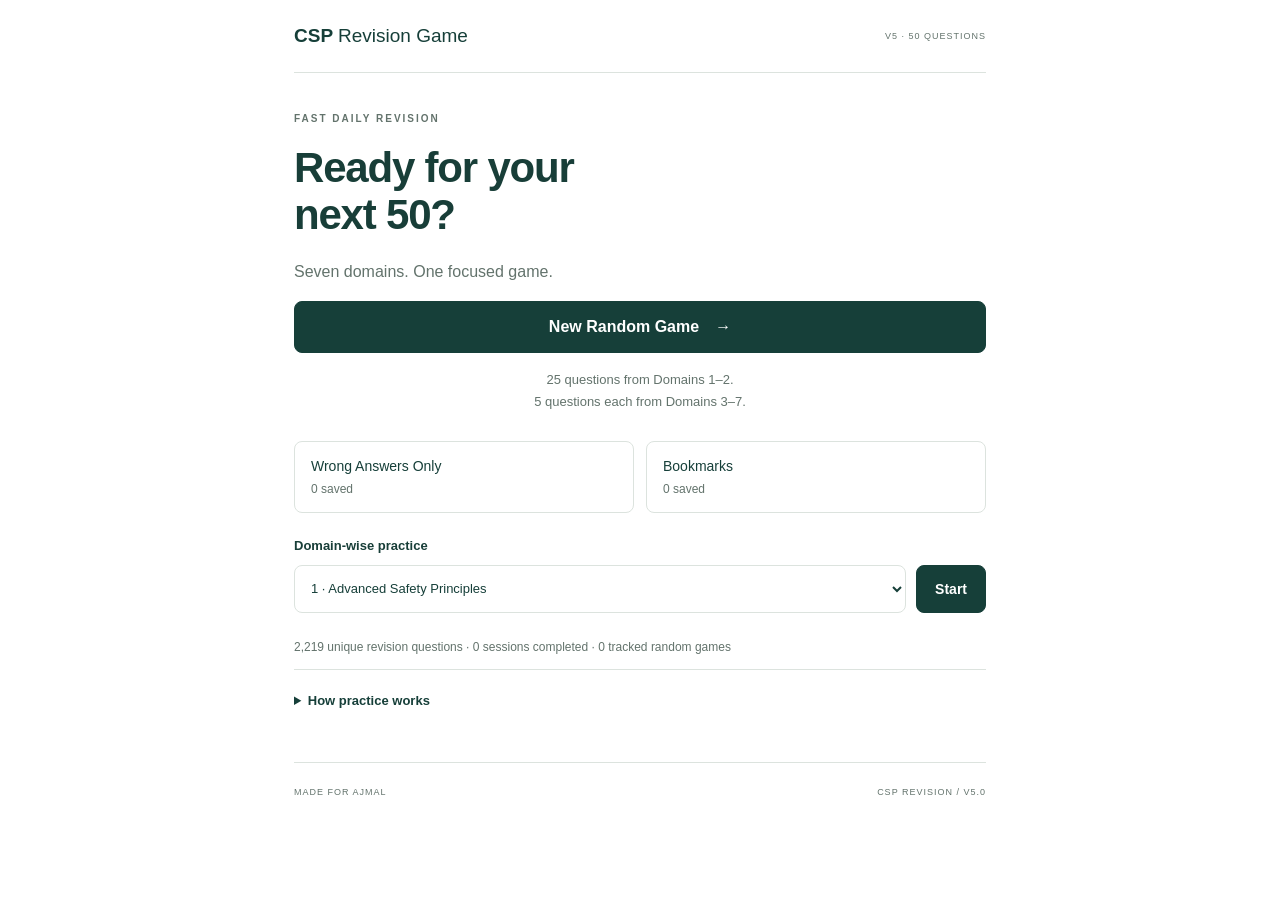
<file: index.html>
<!doctype html><html lang="en"><head><meta charset="utf-8"><meta name="viewport" content="width=device-width,initial-scale=1"><meta name="theme-color" content="#163f39"><meta name="description" content="50-question CSP revision games from Ajmal's Domain 1–7 source PDFs."><title>CSP Revision Game</title><link rel="manifest" href="./manifest.webmanifest"><link rel="icon" type="image/svg+xml" href="./favicon.svg"><link rel="apple-touch-icon" href="./icon-192.png"><link rel="stylesheet" href="./style.css"><script defer src="./questions.js"></script><script defer src="./engine.js"></script><script defer src="./app.js"></script></head><body><div class="shell">
<header><a class="brand" href="./">CSP <span>Revision Game</span></a><span class="version">V5 · 50 QUESTIONS</span></header><main>
<section id="home"><p class="eyebrow">FAST DAILY REVISION</p><h1>Ready for your<br>next 50?</h1><p class="muted">Seven domains. One focused game.</p><button id="resume" class="primary wide" hidden>Resume unfinished game</button><button id="newGame" class="primary wide">New Random Game <span>→</span></button><p class="mix-note">25 questions from Domains 1–2.<br>5 questions each from Domains 3–7.</p><div class="practice-grid"><button id="wrongOnly" class="secondary">Wrong Answers Only <span id="wrongCount">0 saved</span></button><button id="favorites" class="secondary">Bookmarks <span id="bookmarkCount">0 saved</span></button></div><div class="domain-practice"><label for="domain">Domain-wise practice</label><div class="domain-row"><select id="domain" aria-label="Choose domain"><option value="1">1 · Advanced Safety Principles</option><option value="2">2 · Program Management</option><option value="3">3 · Risk Management</option><option value="4">4 · Emergency Management</option><option value="5">5 · Environmental Management</option><option value="6">6 · Occupational Health & Applied Science</option><option value="7">7 · Training</option></select><button id="domainStart" class="primary">Start</button></div></div><p id="message" class="message" role="status"></p><p id="databaseInfo" class="muted small"></p><details class="info"><summary>How practice works</summary><p>Each random game has 50 unique questions. Domains 1 and 2 split their 25 questions as 12/13 or 13/12. Domains 3–7 have five each. Questions are mixed so consecutive questions come from different domains.</p><p>Every new random game contains 15 Study Material questions (30%) and 35 Question Bank questions (70%). Unseen questions are prioritized across different source page ranges. Correct questions repeat only when their required domain/source pool runs out. Calculations and formula items are excluded.</p><p>Wrong questions from Game 1 may return from Game 5, at most four per round. Remaining wrong questions are spread across later games, with older batches first. If you miss a returning question again, its delay starts again. This delay applies to random games; saved-question practice remains available whenever you want.</p><p>Coverage tracking starts with V5. V4 did not record a full question history. Your existing bookmarks, wrong-answer list and unfinished game remain available; an unfinished V4 game keeps its original selection.</p><p>Wrong-answer and bookmark practice use up to 50 saved questions. If fewer are available, the session is shorter. Domain practice has 50 questions from the selected domain.</p><p>Answers and explanations follow your PDFs exactly; they have not been independently corrected. Incomplete items are flagged and held out. Your game, wrong answers and bookmarks are saved on this device.</p><a href="./QUALITY_REPORT.html" target="_blank" rel="noopener">Question checks & source exclusions ↗</a></details><button id="install" class="text-button" hidden>Install on your phone ↗</button></section>
<section id="play" hidden><div class="play-top"><button id="homeButton" class="text-button">← Home</button><span id="modeLabel" class="muted small"></span></div><div class="progress-row"><span id="questionNumber">Question 1/50</span><span id="progressText" class="muted small">0 answered</span></div><progress id="progress" max="50" value="0" aria-label="Game progress"></progress><h2 id="question"></h2><div id="choices" class="choices"></div><section id="feedback" class="feedback" hidden aria-live="polite"><div class="feedback-top"><strong id="verdict"></strong><span id="domainLabel"></span></div><p id="correctAnswer"></p><h3>Original source explanation</h3><div id="explanation"></div><div class="source"><p id="sourceText"></p><a id="sourceLink" target="_blank" rel="noopener">Open source PDF ↗</a></div><button id="bookmark" class="bookmark">☆ Bookmark this question</button></section><button id="next" class="primary wide" hidden>Next Question →</button><div id="reviewNavigation" class="review-navigation" hidden><button id="reviewPrev" class="secondary">← Previous</button><button id="reviewNext" class="primary">Next →</button></div><button id="reviewEnd" class="text-button" hidden>Back to results</button></section>
<section id="results" hidden><p class="eyebrow">SESSION COMPLETE</p><h1>Your results</h1><div class="final-score"><span id="finalScore"></span><small id="finalPercent"></small></div><p id="finalWrong" class="muted"></p><h3>Performance by Domain</h3><div class="table-wrap"><table><thead><tr><th>Domain</th><th>Correct</th><th>Wrong</th><th>Accuracy</th></tr></thead><tbody id="domainResults"></tbody></table></div><button id="reviewWrong" class="primary wide">Review Wrong Answers</button><button id="again" class="secondary wide">New Random Game</button><button id="resultsHome" class="text-button">← Home & practice modes</button></section>
<p id="storageWarning" class="message" hidden></p></main><footer>MADE FOR AJMAL <span>CSP REVISION / V5.0</span></footer></div></body></html>
</file>
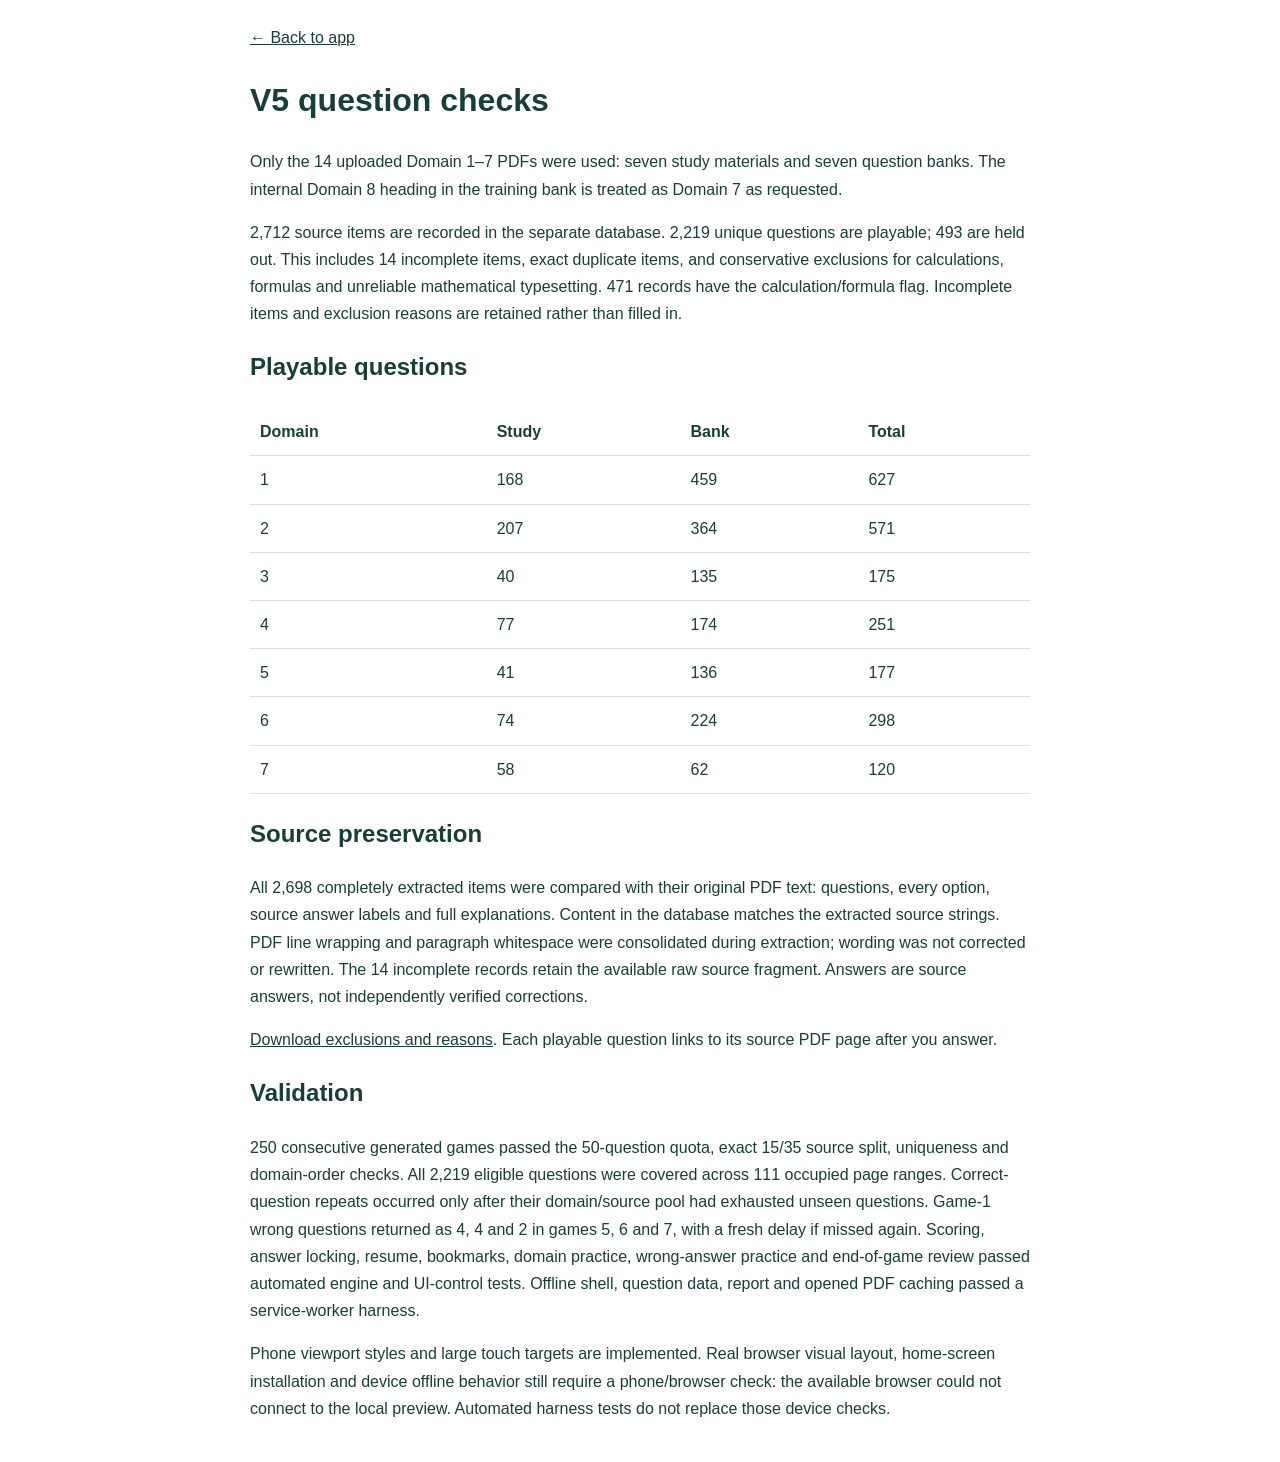
<file: QUALITY_REPORT.html>
<!doctype html><html lang="en"><meta charset="utf-8"><meta name="viewport" content="width=device-width,initial-scale=1"><title>CSP V5 question checks</title><style>body{font:16px/1.7 Arial,sans-serif;max-width:780px;margin:auto;padding:24px;color:#183e38}table{border-collapse:collapse;width:100%}td,th{padding:10px;border-bottom:1px solid #ddd;text-align:left}a{color:inherit}</style><a href="./">← Back to app</a><h1>V5 question checks</h1><p>Only the 14 uploaded Domain 1–7 PDFs were used: seven study materials and seven question banks. The internal Domain 8 heading in the training bank is treated as Domain 7 as requested.</p><p>2,712 source items are recorded in the separate database. 2,219 unique questions are playable; 493 are held out. This includes 14 incomplete items, exact duplicate items, and conservative exclusions for calculations, formulas and unreliable mathematical typesetting. 471 records have the calculation/formula flag. Incomplete items and exclusion reasons are retained rather than filled in.</p><h2>Playable questions</h2><table><tr><th>Domain</th><th>Study</th><th>Bank</th><th>Total</th></tr><tr><td>1</td><td>168</td><td>459</td><td>627</td></tr><tr><td>2</td><td>207</td><td>364</td><td>571</td></tr><tr><td>3</td><td>40</td><td>135</td><td>175</td></tr><tr><td>4</td><td>77</td><td>174</td><td>251</td></tr><tr><td>5</td><td>41</td><td>136</td><td>177</td></tr><tr><td>6</td><td>74</td><td>224</td><td>298</td></tr><tr><td>7</td><td>58</td><td>62</td><td>120</td></tr></table><h2>Source preservation</h2><p>All 2,698 completely extracted items were compared with their original PDF text: questions, every option, source answer labels and full explanations. Content in the database matches the extracted source strings. PDF line wrapping and paragraph whitespace were consolidated during extraction; wording was not corrected or rewritten. The 14 incomplete records retain the available raw source fragment. Answers are source answers, not independently verified corrections.</p><p><a href="./EXCLUDED_QUESTIONS.csv">Download exclusions and reasons</a>. Each playable question links to its source PDF page after you answer.</p><h2>Validation</h2><p>250 consecutive generated games passed the 50-question quota, exact 15/35 source split, uniqueness and domain-order checks. All 2,219 eligible questions were covered across 111 occupied page ranges. Correct-question repeats occurred only after their domain/source pool had exhausted unseen questions. Game-1 wrong questions returned as 4, 4 and 2 in games 5, 6 and 7, with a fresh delay if missed again. Scoring, answer locking, resume, bookmarks, domain practice, wrong-answer practice and end-of-game review passed automated engine and UI-control tests. Offline shell, question data, report and opened PDF caching passed a service-worker harness.</p><p>Phone viewport styles and large touch targets are implemented. Real browser visual layout, home-screen installation and device offline behavior still require a phone/browser check: the available browser could not connect to the local preview. Automated harness tests do not replace those device checks.</p></html>
</file>
<file: style.css>
:root{font-family:Arial,Helvetica,sans-serif;color:#183e38;background:#fff;--green:#163f39;--muted:#63736c;--line:#dce3de}*{box-sizing:border-box}body{margin:0}.shell{max-width:740px;margin:auto;padding:0 24px}header{display:flex;justify-content:space-between;align-items:center;padding:25px 0;border-bottom:1px solid var(--line);gap:15px}.brand{text-decoration:none;color:var(--green);font-size:19px;font-weight:700}.brand span{font-weight:400}.version{font-size:9px;letter-spacing:1px;color:var(--muted)}main{padding:30px 0;min-height:70vh}.eyebrow{font-size:10px;color:var(--muted);letter-spacing:2px;font-weight:700}h1{font-size:42px;line-height:1.13;letter-spacing:-1.2px;margin:20px 0;font-weight:600}h2{font-size:22px;line-height:1.55;font-weight:500;margin:26px 0;white-space:pre-wrap;overflow-wrap:anywhere}h3{font-size:14px;font-weight:700;margin:22px 0 12px}.muted{color:var(--muted);line-height:1.6}.small{font-size:12px}button,select{font:inherit}button{cursor:pointer;min-height:48px}button:disabled{cursor:default;opacity:.45}.primary{background:var(--green);color:#fff;border:1px solid var(--green);border-radius:8px;display:flex;justify-content:center;align-items:center;gap:16px;font-size:16px;font-weight:600;padding:16px 20px}.wide{width:100%;margin:14px 0}.secondary{padding:16px;background:#fff;color:var(--green);border:1px solid var(--line);border-radius:8px;font-size:14px;text-align:left}.secondary span{display:block;font-size:12px;color:var(--muted);margin-top:8px}.mix-note{font-size:13px;color:var(--muted);text-align:center;line-height:1.7;margin:16px 0 28px}.practice-grid{display:grid;grid-template-columns:1fr 1fr;gap:12px}.domain-practice{margin:25px 0}.domain-practice label{display:block;font-size:13px;font-weight:600;margin-bottom:12px}.domain-row{display:flex;gap:10px}select{min-width:0;flex:1;border:1px solid var(--line);border-radius:8px;background:#fff;color:var(--green);font-size:13px;padding:12px}.domain-row .primary{font-size:14px;padding:12px 18px}.message{font-size:13px;color:#9d4133;line-height:1.6}.info{border-top:1px solid var(--line);padding:20px 0;color:var(--muted);font-size:13px;line-height:1.7}.info summary{cursor:pointer;font-weight:600;color:var(--green)}a{color:inherit}.text-button{border:0;background:none;padding:10px 0;font-size:13px;color:var(--muted);text-align:left;text-decoration:underline;text-underline-offset:4px}.play-top,.progress-row,.feedback-top{display:flex;justify-content:space-between;align-items:center;gap:16px}.play-top{margin:-10px 0 20px}.progress-row{font-size:13px;font-weight:600}progress{width:100%;height:6px;border:0;border-radius:10px;overflow:hidden;margin-top:13px;background:#edf1ed;accent-color:var(--green)}progress::-webkit-progress-bar{background:#edf1ed}progress::-webkit-progress-value{background:#346654;border-radius:10px}progress::-moz-progress-bar{background:#346654}.choices{display:grid;gap:12px}.choice{padding:17px 16px;display:flex;align-items:flex-start;gap:14px;width:100%;border:1px solid var(--line);border-radius:9px;background:#fff;color:#183e38;font-size:17px;line-height:1.5;text-align:left}.choice:disabled{opacity:1}.choice:hover:not(:disabled){background:#f7faf5;border-color:#789c82}.letter{font-size:13px;min-width:25px;min-height:25px;display:grid;place-items:center;border:1px solid #dce3d9;border-radius:5px;margin-top:2px}.choice-copy{flex:1;white-space:pre-wrap;overflow-wrap:anywhere}.choice.selected{outline:2px solid #64777b;outline-offset:1px}.choice.correct{background:#f0f8eb;border-color:#559665}.choice.incorrect{background:#fff1ee;border-color:#c97464}.outcome{font-size:12px;font-weight:700;white-space:nowrap;padding-top:3px}.feedback{background:#f4f8ef;border:1px solid #d8e7d1;border-radius:9px;padding:20px;margin-top:25px;font-size:15px;line-height:1.7}.feedback.wrong{background:#fff7f3;border-color:#efd9d1}.feedback-top strong{font-size:18px}.feedback-top span{font-size:12px;border:1px solid #d1dace;border-radius:4px;padding:3px 8px}#correctAnswer{margin:14px 0;font-size:14px}#explanation{white-space:pre-wrap;overflow-wrap:anywhere}.source{border-top:1px solid #dce3d5;margin-top:20px;padding-top:12px;font-size:12px;color:var(--muted)}.source p{margin:0 0 8px;overflow-wrap:anywhere}.bookmark{padding:10px 0;margin-top:15px;background:none;border:0;color:#345d40;font-size:14px;text-align:left}.review-navigation{display:flex;gap:12px;margin-top:20px}.review-navigation button{flex:1}.final-score{padding:24px 0}.final-score span{display:block;font-size:58px;font-weight:700;letter-spacing:-2px}.final-score small{display:block;font-size:17px;color:var(--muted);margin-top:10px}.table-wrap{overflow-x:auto}table{width:100%;border-collapse:collapse;font-size:14px;margin-bottom:25px}th,td{padding:14px 6px;border-bottom:1px solid var(--line);text-align:left}th{font-size:12px;color:var(--muted)}th:not(:first-child),td:not(:first-child){text-align:right}footer{border-top:1px solid var(--line);padding:24px 0;display:flex;justify-content:space-between;gap:12px;color:var(--muted);font-size:9px;letter-spacing:1px}button:focus-visible,a:focus-visible,select:focus-visible,summary:focus-visible{outline:3px solid #91b771;outline-offset:4px}[hidden]{display:none!important}@media(max-width:480px){.shell{padding:0 18px}header{padding:21px 0}.brand{font-size:17px}.version{font-size:8px;letter-spacing:.5px}main{padding:24px 0}h1{font-size:36px}h2{font-size:21px}.choice{padding:17px 13px;gap:11px;font-size:17px}.feedback{padding:17px}table{font-size:13px}.outcome{font-size:10px}.final-score span{font-size:52px}.mode-label{max-width:55%}.progress-row{gap:8px}#modeLabel{text-align:right}.source{font-size:11px}}@media(prefers-reduced-motion:reduce){*{scroll-behavior:auto!important}}
</file>
